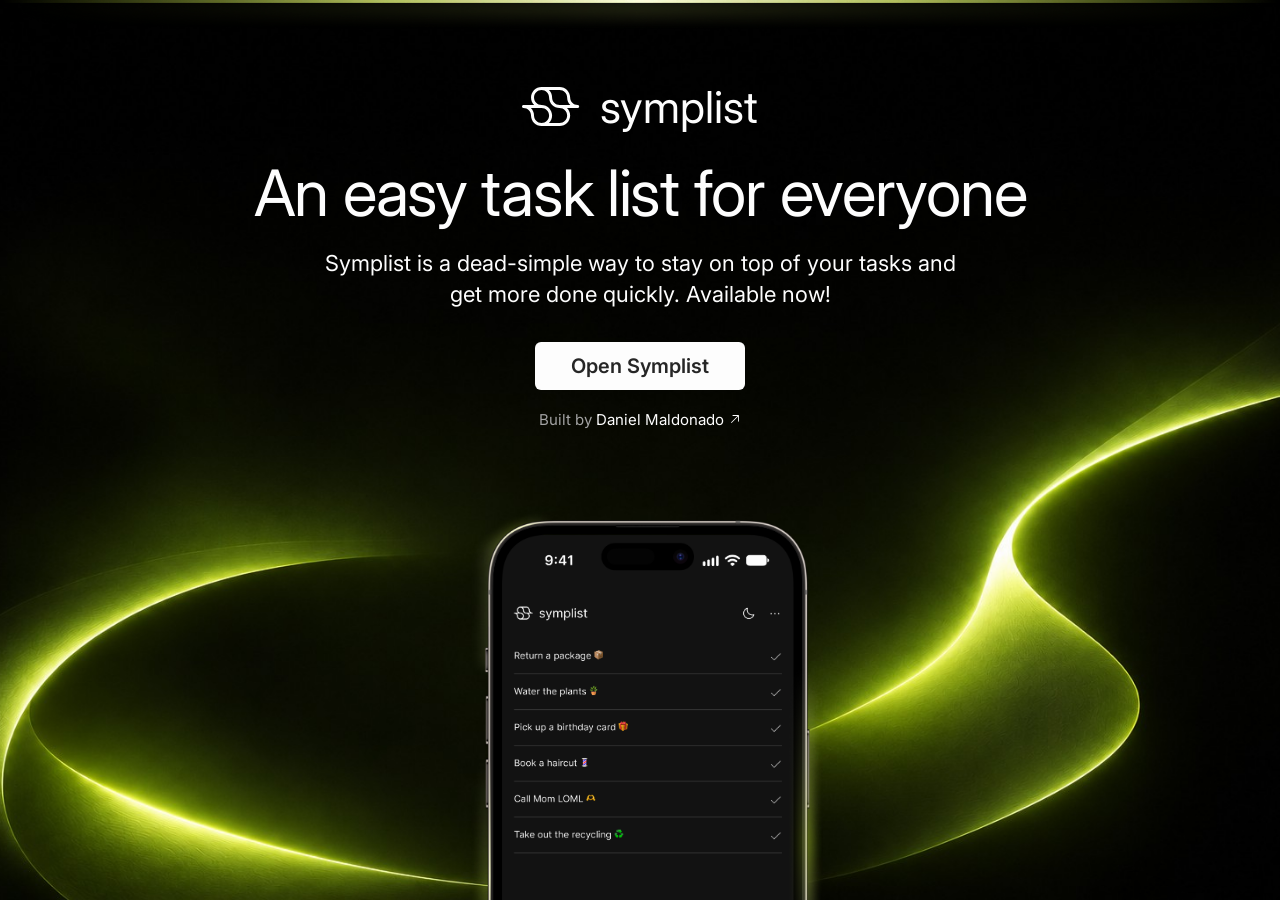
<file: index.html>
<!doctype html>
<html>
<head>
<meta charset="utf-8">
<meta name="viewport" content="width=device-width, initial-scale=1">
<meta name="theme-color" content="#000000">
<meta name="description" content="Symplist is a dead-simple way to stay on top of your tasks and get more done quickly.">
<title>Symplist · An easy task list for everyone</title>

<!-- Stylesheets -->
<link rel="stylesheet" href="css/lp/lp.css?cv=2026.8">
<link rel="stylesheet" href="https://fonts.googleapis.com/css2?family=Inter:wght@400;600&display=swap">

<!-- Icons -->
<link rel="icon" href="imgs/favicons/favicon.svg" type="image/svg+xml">
<link rel="icon" href="imgs/favicons/favicon-32.png" sizes="32x32">
<link rel="apple-touch-icon" href="imgs/app-icons/apple-touch-icon.png?v=2026.1">
<link rel="manifest" href="imgs/app-icons/manifest.json?v=2026.2">

<!-- Add to Home Screen: open full screen, like an app -->
<meta name="apple-mobile-web-app-capable" content="yes">
<meta name="mobile-web-app-capable" content="yes">
<meta name="apple-mobile-web-app-title" content="Symplist">

<!-- Opened from the Home Screen: skip the landing page, go straight to the list -->
<script>
if (navigator.standalone || matchMedia("(display-mode: standalone)").matches) {
	location.replace("symplist.html");
}
</script>

<!-- Link previews (iMessage, Slack, LinkedIn, X) -->
<meta property="og:site_name" content="Symplist">
<meta property="og:url" content="https://danielmdesigns.github.io/symplist/">
<meta property="og:title" content="Symplist · An easy task list for everyone">
<meta property="og:description" content="A dead-simple way to stay on top of your tasks and get more done quickly.">
<meta property="og:image" content="https://danielmdesigns.github.io/symplist/imgs/seo/symplist-share.jpg">
<meta name="twitter:card" content="summary_large_image">
<meta name="twitter:site" content="@danielmdesigns">
</head>
<body>

<main class="hero">
  <p class="brand">
    <svg viewBox="0 0 77 53" fill="currentColor" aria-hidden="true"><path d="M50.36 24.173C44.806 24.173 40.288 19.654 40.288 14.101C40.288 10.158 38.659 6.59002 36.042 4.02902H50.36C55.914 4.02902 60.432 8.54701 60.432 14.101C60.432 18.043 62.057 21.611 64.674 24.173H50.36ZM60.432 38.273C60.432 43.827 55.914 48.345 50.36 48.345H36.042C38.659 45.784 40.288 42.216 40.288 38.273C40.288 30.498 33.962 24.173 26.187 24.173C20.634 24.173 16.115 19.654 16.115 14.101C16.115 8.54701 20.634 4.02902 26.187 4.02902C31.741 4.02902 36.259 8.54701 36.259 14.101C36.259 21.876 42.585 28.202 50.36 28.202C55.914 28.202 60.432 32.72 60.432 38.273ZM16.115 38.273C16.115 34.332 14.49 30.763 11.874 28.202H26.187C31.741 28.202 36.259 32.72 36.259 38.273C36.259 43.827 31.741 48.345 26.187 48.345C20.634 48.345 16.115 43.827 16.115 38.273ZM74.533 24.173C68.979 24.173 64.461 19.654 64.461 14.101C64.461 6.32601 58.135 0 50.36 0H26.187C18.412 0 12.087 6.32601 12.087 14.101C12.087 18.043 13.715 21.611 16.332 24.173H2.01501C0.902015 24.173 0 25.075 0 26.187C0 27.3 0.902015 28.202 2.01501 28.202C7.56801 28.202 12.087 32.72 12.087 38.273C12.087 46.049 18.412 52.374 26.187 52.374H50.36C58.135 52.374 64.461 46.049 64.461 38.273C64.461 34.331 62.832 30.763 60.215 28.202H74.533C75.645 28.202 76.547 27.3 76.547 26.187C76.547 25.075 75.645 24.173 74.533 24.173Z"/></svg>symplist
  </p>
  <h1>An easy task list for everyone</h1>
  <p class="intro">Symplist is a dead-simple way to stay on top of your tasks and get more done quickly. Available now!</p>
  <a class="button" href="symplist.html">Open Symplist</a>
  <p class="credit">Built by <a href="https://www.danielmdesigns.com/" target="_blank">Daniel Maldonado <svg width="14" height="14" viewBox="0 0 256 256" fill="currentColor"><path d="M200,64V168a8,8,0,0,1-16,0V83.31L69.66,197.66a8,8,0,0,1-11.32-11.32L172.69,72H88a8,8,0,0,1,0-16H192A8,8,0,0,1,200,64Z"/></svg></a></p>
  <img class="phone" src="imgs/landing/phone.png" alt="Symplist on an iPhone, showing a short to-do list">
</main>

</body>
</html>
</file>
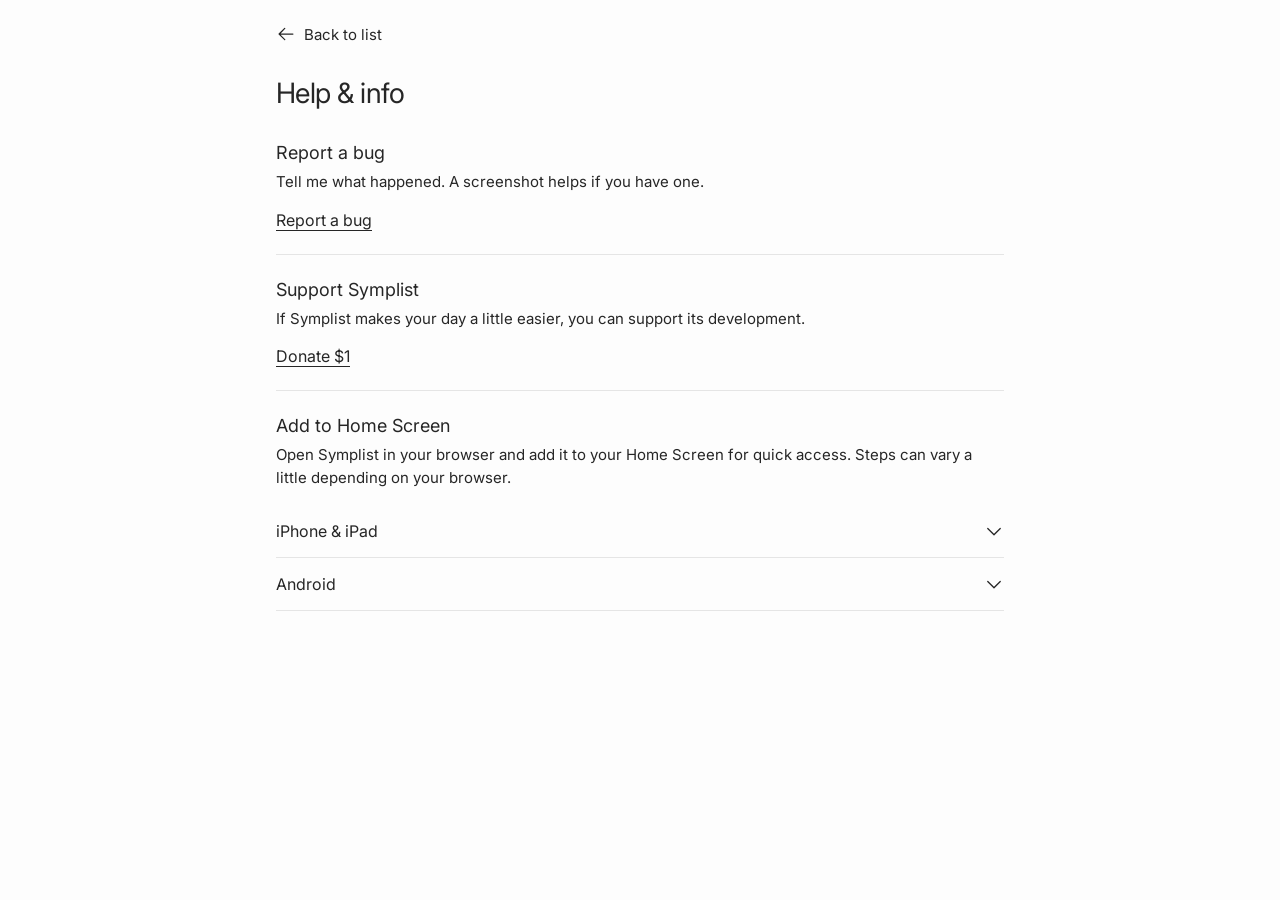
<file: help.html>
<!doctype html>
<html>
<head>
<meta charset="utf-8">
<meta name="viewport" content="width=device-width, initial-scale=1">
<meta name="description" content="Help and info for Symplist: report a bug, support the app, and add it to your Home Screen.">

<!-- Stylesheets -->
<link rel="stylesheet" href="css/app/app.css?cv=2026.18">
<link rel="stylesheet" href="https://fonts.googleapis.com/css2?family=Inter:wght@400;600&display=swap">

<!-- Icons -->
<link rel="icon" href="imgs/favicons/favicon.svg" type="image/svg+xml">
<link rel="icon" href="imgs/favicons/favicon-32.png" sizes="32x32">
<link rel="apple-touch-icon" href="imgs/app-icons/apple-touch-icon.png?v=2026.1">
<!-- Theme: saved choice, otherwise follow the device -->
<script>
document.documentElement.dataset.theme = localStorage.getItem("theme") || (matchMedia("(prefers-color-scheme: dark)").matches ? "dark" : "light");
</script>
<title>Help &amp; info · Symplist</title>
</head>
<body>

<a class="back" href="symplist.html">
  <svg width="20" height="20" viewBox="0 0 256 256" fill="currentColor"><path d="M224,128a8,8,0,0,1-8,8H59.31l58.35,58.34a8,8,0,0,1-11.32,11.32l-72-72a8,8,0,0,1,0-11.32l72-72a8,8,0,0,1,11.32,11.32L59.31,120H216A8,8,0,0,1,224,128Z"/></svg>Back to list
</a>

<main class="help">
  <h1>Help &amp; info</h1>

  <section>
    <h2>Report a bug</h2>
    <p>Tell me what happened. A screenshot helps if you have one.</p>
    <a href="mailto:daniel@danielmdesigns.com?subject=Symplist%20bug">Report a bug</a>
  </section>

  <section>
    <h2>Support Symplist</h2>
    <p>If Symplist makes your day a little easier, you can support its development.</p>
    <a href="https://www.paypal.com/donate/?cmd=_s-xclick&amp;hosted_button_id=TTMFMZU5KJHAJ&amp;ssrt=1794681808615" target="_blank">Donate $1</a>
  </section>

  <section>
    <h2>Add to Home Screen</h2>
    <p>Open Symplist in your browser and add it to your Home Screen for quick access. Steps can vary a little depending on your browser.</p>

    <details>
      <summary>iPhone &amp; iPad
        <svg width="20" height="20" viewBox="0 0 256 256" fill="currentColor"><path d="M213.66,101.66l-80,80a8,8,0,0,1-11.32,0l-80-80A8,8,0,0,1,53.66,90.34L128,164.69l74.34-74.35a8,8,0,0,1,11.32,11.32Z"/></svg>
      </summary>
      <ol>
        <li>Open Symplist in Safari or Chrome</li>
        <li>Tap the Share button (the square with an arrow). In Chrome, it’s in the address bar</li>
        <li>Tap “Add to Home Screen”</li>
        <li>Make sure “Open as Web App” is on, then tap “Add”</li>
      </ol>
    </details>

    <details>
      <summary>Android
        <svg width="20" height="20" viewBox="0 0 256 256" fill="currentColor"><path d="M213.66,101.66l-80,80a8,8,0,0,1-11.32,0l-80-80A8,8,0,0,1,53.66,90.34L128,164.69l74.34-74.35a8,8,0,0,1,11.32,11.32Z"/></svg>
      </summary>
      <ol>
        <li>Open Symplist in Chrome or your browser</li>
        <li>Tap the menu button (⋮) in the top right</li>
        <li>Tap “Add to Home screen” or “Install app”</li>
        <li>Tap “Add” or “Install”</li>
      </ol>
    </details>
  </section>
</main>

</body>
</html>
</file>
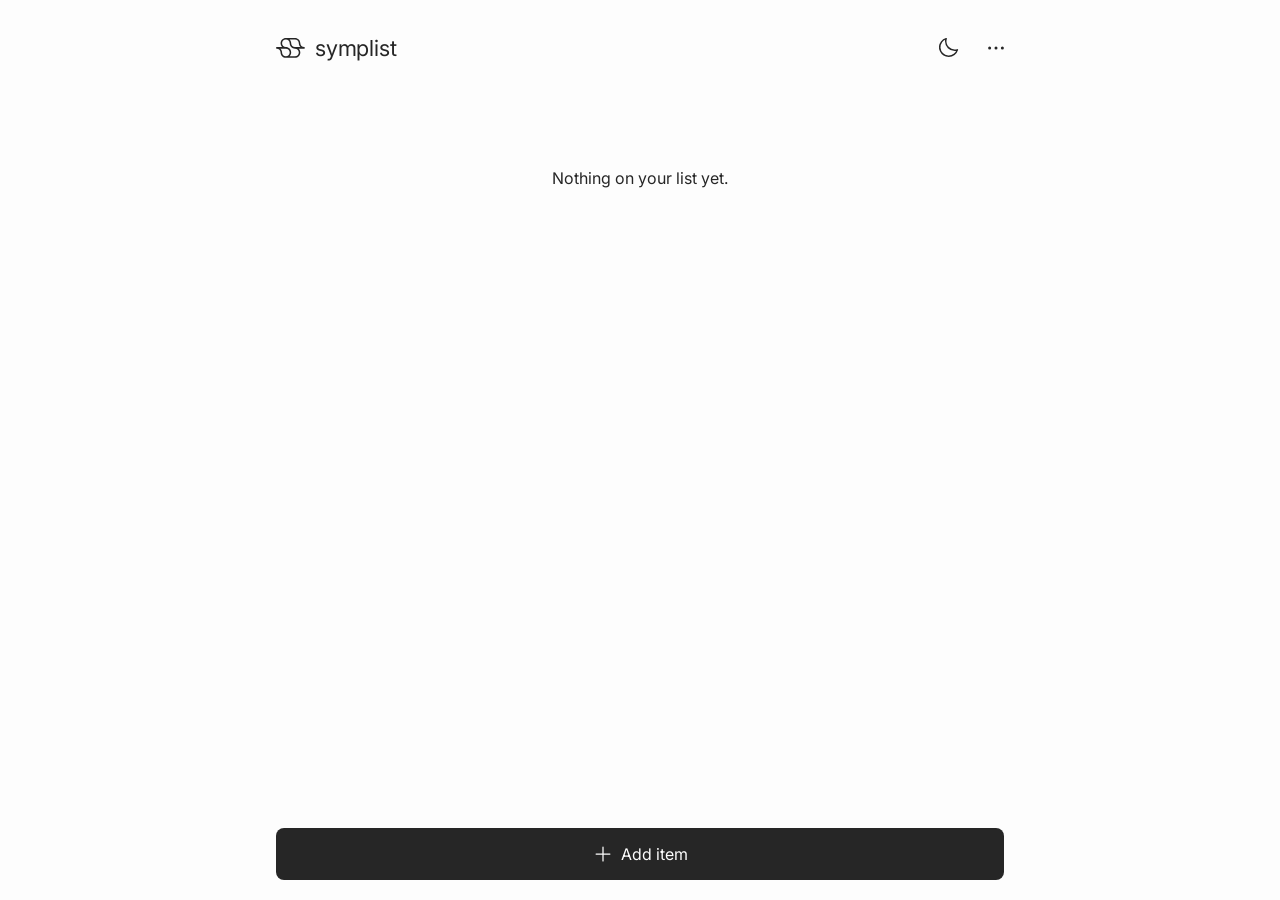
<file: symplist.html>
<!doctype html>
<html>
<head>
<meta charset="utf-8">
<meta name="viewport" content="width=device-width, height=device-height, initial-scale=1.0, maximum-scale=1.0">
<meta name="apple-mobile-web-app-capable" content="yes">
<meta name="mobile-web-app-capable" content="yes">
<meta name="apple-mobile-web-app-status-bar-style" content="default">
<meta name="apple-mobile-web-app-title" content="Symplist">
<meta name="theme-color" content="#FDFDFD" media="(prefers-color-scheme: light)">
<meta name="theme-color" content="#121212" media="(prefers-color-scheme: dark)">
<meta name="description" content="Symplist is a dead-simple way to stay on top of your tasks. Making it perfect for busy people.">

<!-- Stylesheets -->
<link rel="stylesheet" href="css/app/app.css?cv=2026.18">
<link rel="stylesheet" href="https://fonts.googleapis.com/css2?family=Inter:wght@400;600&display=swap">

<!-- Icons -->
<link rel="icon" href="imgs/favicons/favicon.svg" type="image/svg+xml">
<link rel="icon" href="imgs/favicons/favicon-32.png" sizes="32x32">
<link rel="apple-touch-icon" href="imgs/app-icons/apple-touch-icon.png?v=2026.1">
<link rel="manifest" href="imgs/app-icons/manifest.json?v=2026.2">
<!-- Theme: saved choice, otherwise follow the device -->
<script>
document.documentElement.dataset.theme = localStorage.getItem("theme") || (matchMedia("(prefers-color-scheme: dark)").matches ? "dark" : "light");
</script>
<title>Symplist</title>
</head>
<body>

<header>
  <a class="brand" href="https://danielmdesigns.github.io/symplist/">
    <svg class="logo" viewBox="0 0 77 53" fill="currentColor" aria-hidden="true"><path d="M50.36 24.173C44.806 24.173 40.288 19.654 40.288 14.101C40.288 10.158 38.659 6.59002 36.042 4.02902H50.36C55.914 4.02902 60.432 8.54701 60.432 14.101C60.432 18.043 62.057 21.611 64.674 24.173H50.36ZM60.432 38.273C60.432 43.827 55.914 48.345 50.36 48.345H36.042C38.659 45.784 40.288 42.216 40.288 38.273C40.288 30.498 33.962 24.173 26.187 24.173C20.634 24.173 16.115 19.654 16.115 14.101C16.115 8.54701 20.634 4.02902 26.187 4.02902C31.741 4.02902 36.259 8.54701 36.259 14.101C36.259 21.876 42.585 28.202 50.36 28.202C55.914 28.202 60.432 32.72 60.432 38.273ZM16.115 38.273C16.115 34.332 14.49 30.763 11.874 28.202H26.187C31.741 28.202 36.259 32.72 36.259 38.273C36.259 43.827 31.741 48.345 26.187 48.345C20.634 48.345 16.115 43.827 16.115 38.273ZM74.533 24.173C68.979 24.173 64.461 19.654 64.461 14.101C64.461 6.32601 58.135 0 50.36 0H26.187C18.412 0 12.087 6.32601 12.087 14.101C12.087 18.043 13.715 21.611 16.332 24.173H2.01501C0.902015 24.173 0 25.075 0 26.187C0 27.3 0.902015 28.202 2.01501 28.202C7.56801 28.202 12.087 32.72 12.087 38.273C12.087 46.049 18.412 52.374 26.187 52.374H50.36C58.135 52.374 64.461 46.049 64.461 38.273C64.461 34.331 62.832 30.763 60.215 28.202H74.533C75.645 28.202 76.547 27.3 76.547 26.187C76.547 25.075 75.645 24.173 74.533 24.173Z"/></svg>symplist
  </a>
  <button id="js-theme" class="theme-toggle" aria-label="Switch light or dark mode">
    <svg class="icon-moon" width="24" height="24" viewBox="0 0 256 256" fill="currentColor"><path d="M233.54,142.23a8,8,0,0,0-8-2,88.08,88.08,0,0,1-109.8-109.8,8,8,0,0,0-10-10,104.84,104.84,0,0,0-52.91,37A104,104,0,0,0,136,224a103.09,103.09,0,0,0,62.52-20.88,104.84,104.84,0,0,0,37-52.91A8,8,0,0,0,233.54,142.23ZM188.9,190.34A88,88,0,0,1,65.66,67.11a89,89,0,0,1,31.4-26A106,106,0,0,0,96,56,104.11,104.11,0,0,0,200,160a106,106,0,0,0,14.92-1.06A89,89,0,0,1,188.9,190.34Z"/></svg>
    <svg class="icon-sun" width="24" height="24" viewBox="0 0 256 256" fill="currentColor"><path d="M120,40V16a8,8,0,0,1,16,0V40a8,8,0,0,1-16,0Zm72,88a64,64,0,1,1-64-64A64.07,64.07,0,0,1,192,128Zm-16,0a48,48,0,1,0-48,48A48.05,48.05,0,0,0,176,128ZM58.34,69.66A8,8,0,0,0,69.66,58.34l-16-16A8,8,0,0,0,42.34,53.66Zm0,116.68-16,16a8,8,0,0,0,11.32,11.32l16-16a8,8,0,0,0-11.32-11.32ZM192,72a8,8,0,0,0,5.66-2.34l16-16a8,8,0,0,0-11.32-11.32l-16,16A8,8,0,0,0,192,72Zm5.66,114.34a8,8,0,0,0-11.32,11.32l16,16a8,8,0,0,0,11.32-11.32ZM48,128a8,8,0,0,0-8-8H16a8,8,0,0,0,0,16H40A8,8,0,0,0,48,128Zm80,80a8,8,0,0,0-8,8v24a8,8,0,0,0,16,0V216A8,8,0,0,0,128,208Zm112-88H216a8,8,0,0,0,0,16h24a8,8,0,0,0,0-16Z"/></svg>
  </button>
  <button class="nav-toggle" aria-label="Menu">
    <svg width="24" height="24" viewBox="0 0 256 256" fill="currentColor"><path d="M144,128a16,16,0,1,1-16-16A16,16,0,0,1,144,128ZM60,112a16,16,0,1,0,16,16A16,16,0,0,0,60,112Zm136,0a16,16,0,1,0,16,16A16,16,0,0,0,196,112Z"/></svg>
  </button>
  <nav role="navigation">
    <button id="js-new-list">New list</button>
    <button id="js-rename">Edit list name</button>
    <button id="js-delete" class="danger">Delete list</button>
    <hr>
    <a href="help.html">Help &amp; info</a>
    <a href="https://danielmdesigns.github.io/symplist/" target="_blank">Homepage <svg width="16" height="16" viewBox="0 0 256 256" fill="currentColor"><path d="M200,64V168a8,8,0,0,1-16,0V83.31L69.66,197.66a8,8,0,0,1-11.32-11.32L172.69,72H88a8,8,0,0,1,0-16H192A8,8,0,0,1,200,64Z"/></svg></a>
    <a href="https://danielmdesigns.com/" target="_blank">Developer <svg width="16" height="16" viewBox="0 0 256 256" fill="currentColor"><path d="M200,64V168a8,8,0,0,1-16,0V83.31L69.66,197.66a8,8,0,0,1-11.32-11.32L172.69,72H88a8,8,0,0,1,0-16H192A8,8,0,0,1,200,64Z"/></svg></a>
  </nav>
</header>

<form id="form" action="#">
  <p class="emptyState">Nothing on your list yet.</p>
  <ul id="list"></ul>
</form>

<footer class="toolbar">
  <div id="js-banner" class="banner">
    <svg width="20" height="20" aria-hidden="true" viewBox="0 0 256 256" fill="currentColor"><path d="M176,16H80A24,24,0,0,0,56,40V216a24,24,0,0,0,24,24h96a24,24,0,0,0,24-24V40A24,24,0,0,0,176,16ZM72,64H184V192H72Zm8-32h96a8,8,0,0,1,8,8v8H72V40A8,8,0,0,1,80,32Zm96,192H80a8,8,0,0,1-8-8v-8H184v8A8,8,0,0,1,176,224Z"/></svg>
    <span class="banner__text">Use Symplist like an app</span>
    <button id="btnHow" class="banner__btn">How</button>
    <button id="btnBannerClose" class="banner__close" aria-label="Dismiss">
      <svg width="16" height="16" viewBox="0 0 256 256" fill="currentColor"><path d="M205.66,194.34a8,8,0,0,1-11.32,11.32L128,139.31,61.66,205.66a8,8,0,0,1-11.32-11.32L116.69,128,50.34,61.66A8,8,0,0,1,61.66,50.34L128,116.69l66.34-66.35a8,8,0,0,1,11.32,11.32L139.31,128Z"/></svg>
    </button>
  </div>
  <div id="js-undo" class="undo">
    <span class="undo__text"></span>
    <button class="undo__btn">Undo</button>
  </div>
  <button id="js-add" class="add-item">
    <svg width="20" height="20" viewBox="0 0 256 256" fill="currentColor"><path d="M224,128a8,8,0,0,1-8,8H136v80a8,8,0,0,1-16,0V136H40a8,8,0,0,1,0-16h80V40a8,8,0,0,1,16,0v80h80A8,8,0,0,1,224,128Z"/></svg>Add item
  </button>
  <div class="tabs">
    <div id="js-tabs" class="tabs__list"></div>
    <button class="tabs__new" aria-label="New list">
      <svg width="16" height="16" viewBox="0 0 256 256" fill="currentColor"><path d="M224,128a8,8,0,0,1-8,8H136v80a8,8,0,0,1-16,0V136H40a8,8,0,0,1,0-16h80V40a8,8,0,0,1,16,0v80h80A8,8,0,0,1,224,128Z"/></svg>
    </button>
  </div>
</footer>

<!-- Add Item -->
<div id="js-modal" class="modal">
  <div class="modal__container">
    <h4 class="modal__title">Add item</h4>
    <input type="text" name="input" placeholder="Item name">
    <div class="modal__actions">
      <button id="btnCancel" class="btn-cancel">Cancel</button>
      <button id="btnAdd" class="btn-add">Add</button>
    </div>
  </div>
</div>

<!-- Delete List -->
<div id="js-confirm" class="modal">
  <div class="modal__container">
    <h4 class="modal__title">Delete list?</h4>
    <p class="modal__text">Its items will be removed too.</p>
    <div class="modal__actions">
      <button id="btnKeep" class="btn-cancel">Cancel</button>
      <button id="btnDelete" class="btn-add btn-danger">Delete</button>
    </div>
  </div>
</div>

<!-- Add to Home Screen Steps (opened from the banner) -->
<div id="js-homescreen" class="modal">
  <div class="modal__container">
    <h4 class="modal__title">Add Symplist to your Home Screen</h4>
    <p class="modal__text">It opens full screen, just like an app.</p>
    <p class="modal__steps homescreen-ios">Tap <svg width="18" height="18" aria-label="Share" viewBox="0 0 256 256" fill="currentColor"><path d="M216,112v96a16,16,0,0,1-16,16H56a16,16,0,0,1-16-16V112A16,16,0,0,1,56,96H80a8,8,0,0,1,0,16H56v96H200V112H176a8,8,0,0,1,0-16h24A16,16,0,0,1,216,112ZM93.66,69.66,120,43.31V136a8,8,0,0,0,16,0V43.31l26.34,26.35a8,8,0,0,0,11.32-11.32l-40-40a8,8,0,0,0-11.32,0l-40,40A8,8,0,0,0,93.66,69.66Z"/></svg> Share, then <strong>Add to Home Screen</strong>.</p>
    <p class="modal__steps homescreen-android">Tap the menu ⋮, then <strong>Add to Home screen</strong>.</p>
    <div class="modal__actions">
      <button id="btnNever" class="btn-cancel btn-never">Don’t remind me</button>
      <button id="btnGotIt" class="btn-add">Got it</button>
    </div>
  </div>
</div>

<!-- Javascript Support -->
<script src="https://cdnjs.cloudflare.com/ajax/libs/jquery/2.1.3/jquery.min.js"></script>
<script src="js/javascript-app.js?cv=2026.21"></script>
</body>
</html>
</file>
<file: css/lp/lp.css>
/* SYMPLIST LANDING PAGE (DARK ONLY) */

/* COLORS */
:root {
    --bg: #000000;
    --text: #FDFDFD;
    --text-muted: #A3A3A3;
    --button-text: #262626
}

* {
    margin: 0;
    padding: 0;
    box-sizing: border-box
}

/* NO RUBBER-BAND BOUNCE PAST THE EDGES */
html {
    overscroll-behavior: none
}

body {
    font-family: "Inter", "Helvetica Neue", Helvetica, Arial, system-ui, sans-serif;
    color: var(--text);
    background-color: var(--bg);
    -webkit-font-smoothing: antialiased;
    -moz-osx-font-smoothing: grayscale
}

/* EXACTLY ONE SCREEN TALL, PHONE IS CROPPED BY THE BOTTOM EDGE */
.hero {
    display: flex;
    flex-direction: column;
    align-items: center;
    height: 100vh;
    height: 100svh;
    min-height: 30rem;
    padding: clamp(2.5rem, 8vw, 5rem) 1.25rem 0;
    overflow: hidden;
    text-align: center;
    background:
        url("../../imgs/landing/top-glow.webp") center top / 100% 2rem no-repeat,
        url("../../imgs/landing/background.jpg") center bottom / cover no-repeat
}

.brand {
    display: flex;
    align-items: center;
    gap: 1.25rem;
    font-size: clamp(2rem, 5vw, 2.75rem)
}

.brand svg {
    width: auto;
    height: .9em
}

h1 {
    max-width: 14em;
    margin-top: clamp(1rem, 3vw, 1.5rem);
    font-size: clamp(2.5rem, 7vw, 4rem);
    font-weight: 400;
    line-height: 1.1;
    letter-spacing: -.02em
}

.intro {
    max-width: 30em;
    margin-top: 1.25rem;
    font-size: clamp(1.0625rem, 2vw, 1.375rem);
    line-height: 1.4
}

.button {
    margin-top: clamp(1.5rem, 4vw, 2rem);
    padding: .75rem 2.25rem;
    font-size: 1.25rem;
    font-weight: 600;
    text-decoration: none;
    color: var(--button-text);
    background-color: var(--text);
    border-radius: .375rem;
    transition: opacity 200ms
}

.button:hover {
    opacity: .9
}

.credit {
    margin-top: 1.25rem;
    font-size: .9375rem;
    color: var(--text-muted)
}

.credit a {
    display: inline-flex;
    align-items: center;
    gap: .25rem;
    color: var(--text);
    text-decoration: none;
    transition: opacity 200ms
}

.credit a:hover {
    opacity: .8
}

.phone {
    display: block;
    flex: none;
    width: min(23rem, 85vw);
    margin-top: auto;
    padding-top: clamp(2rem, 6vw, 4rem)
}
</file>
<file: css/app/app.css>
/* COLORS */
:root {
    --bg: #FDFDFD;
    --surface: #FDFDFD;
    --text: #262626;
    --text-muted: #737373;
    --line: #E5E5E5;
    --hover: #F5F5F5;
    --scrim: rgba(38, 38, 38, 0.4);
    --danger: #C4271C;
    --column: 48rem;
    --speed: 200ms;
    --ease: cubic-bezier(.2, .8, .2, 1)
}

/* DARK MODE */
:root[data-theme="dark"] {
    --bg: #121212;
    --surface: #262626;
    --text: #FDFDFD;
    --text-muted: #A3A3A3;
    --line: #363636;
    --hover: #363636;
    --scrim: rgba(0, 0, 0, 0.6);
    --danger: #FF8A80;
    color-scheme: dark
}

* {
    margin: 0;
    padding: 0;
    list-style: none;
    text-decoration: none
}

/* ONE CENTERED COLUMN, WIDTH-LIMITED ON DESKTOP */
body {
    max-width: var(--column);
    margin: 0 auto;
    font-family: "Inter", "Helvetica Neue", Helvetica, Arial, system-ui, sans-serif;
    font-weight: 400;
    color: var(--text);
    background-color: var(--bg);
    -webkit-font-smoothing: antialiased;
    -moz-osx-font-smoothing: grayscale
}

/* HEADER */
header {
    position: relative;
    display: flex;
    align-items: center;
    justify-content: space-between;
    padding: 1.5rem 1.25rem 1rem
}

.brand {
    display: flex;
    align-items: center;
    gap: .625rem;
    font-size: 1.375rem;
    letter-spacing: -.01em;
    color: var(--text)
}

.logo {
    width: auto;
    height: 1.25rem
}

.theme-toggle {
    display: flex;
    margin-left: auto;
    padding: .75rem;
    color: var(--text)
}

.icon-sun,
[data-theme="dark"] .icon-moon {
    display: none
}

[data-theme="dark"] .icon-sun {
    display: block
}

.nav-toggle {
    display: flex;
    margin-right: -1rem;
    padding: .75rem;
    color: var(--text)
}

/* MENU */
nav {
    visibility: hidden;
    opacity: 0;
    transform: translateY(-.25rem);
    transition: opacity var(--speed) var(--ease), transform var(--speed) var(--ease), visibility var(--speed);
    position: absolute;
    z-index: 10;
    top: 4rem;
    right: 1.25rem;
    min-width: 12rem;
    padding: .5rem 0;
    border: 1px solid var(--line);
    border-radius: .75rem;
    background-color: var(--surface);
    box-shadow: 0 .5rem 1.5rem rgba(38, 38, 38, .12)
}

nav.open {
    visibility: visible;
    opacity: 1;
    transform: none
}

nav .danger {
    color: var(--danger)
}

nav a,
nav button {
    display: flex;
    box-sizing: border-box;
    width: 100%;
    align-items: center;
    gap: .375rem;
    padding: .625rem 1.25rem;
    font-size: .9375rem;
    color: var(--text)
}

nav hr {
    margin: .5rem 1.25rem;
    border: none;
    border-top: 1px solid var(--line)
}

/* LIST */
ul#list {
    margin: 0 1.25rem 10rem
}

#list li {
    display: flex;
    align-items: center;
    justify-content: space-between;
    gap: 1rem;
    padding: 1.125rem 0;
    font-size: 1rem;
    overflow-wrap: anywhere;
    cursor: pointer;
    color: var(--text);
    border-bottom: 1px solid var(--line)
}

#list li:after {
    content: "";
    flex: none;
    width: 1rem;
    height: 1rem;
    background-color: var(--text-muted);
    transition: background-color var(--speed);
    -webkit-mask: url("../../imgs/icons/check.svg") center / contain no-repeat;
    mask: url("../../imgs/icons/check.svg") center / contain no-repeat
}

#list li.is-new {
    animation: rise var(--speed) var(--ease)
}

.emptyState {
    margin: 5rem 1.25rem 0;
    font-size: 1rem;
    text-align: center;
    color: var(--text)
}

/* UNDO AND HOME SCREEN BANNER (SAME SPOT ABOVE ADD ITEM) */
.undo,
.banner {
    display: flex;
    align-items: center;
    justify-content: space-between;
    gap: 1rem;
    position: absolute;
    right: 1.25rem;
    bottom: 100%;
    left: 1.25rem;
    padding: .875rem 1.25rem;
    font-size: .9375rem;
    color: var(--text);
    border: 1px solid var(--line);
    border-radius: .5rem;
    background-color: var(--surface);
    box-shadow: 0 .5rem 1.5rem rgba(38, 38, 38, .12);
    animation: rise var(--speed) var(--ease)
}

.undo__text {
    overflow: hidden;
    white-space: nowrap;
    text-overflow: ellipsis
}

.banner {
    justify-content: flex-start;
    gap: .75rem;
    padding: .625rem .75rem .625rem 1rem
}

.banner__text {
    flex: 1;
    min-width: 0;
    overflow: hidden;
    white-space: nowrap;
    text-overflow: ellipsis
}

.banner__btn {
    padding: .375rem .875rem;
    font-size: .875rem;
    font-weight: 600;
    border-radius: 999px;
    background-color: var(--hover)
}

.banner__close {
    display: flex;
    padding: .25rem;
    color: var(--text-muted)
}

.undo__btn {
    text-decoration: underline;
    text-underline-offset: .25rem
}

/* ADD ITEM */
.toolbar {
    position: fixed;
    right: 0;
    bottom: 0;
    left: 0;
    box-sizing: border-box;
    max-width: var(--column);
    margin: 0 auto;
    padding: 1rem 1.25rem 1.25rem;
    background-color: var(--bg)
}

.add-item {
    display: flex;
    align-items: center;
    justify-content: center;
    gap: .5rem;
    width: 100%;
    padding: 1rem;
    font-size: 1rem;
    color: var(--bg);
    background-color: var(--text);
    border-radius: .5rem
}

.add-item {
    transition: opacity var(--speed), transform var(--speed)
}

.add-item:active {
    transform: scale(.98)
}

/* TABS */
.tabs {
    display: flex;
    align-items: center;
    gap: 1rem;
    margin-top: .75rem
}

.tabs__list {
    display: flex;
    flex: 1;
    gap: 2rem;
    overflow-x: auto;
    scrollbar-width: none
}

.tabs__list::-webkit-scrollbar {
    display: none
}

.tabs__list button {
    flex: none;
    max-width: 12rem;
    padding: .75rem 0 .5rem;
    overflow: hidden;
    font-size: .75rem;
    letter-spacing: .15em;
    text-transform: uppercase;
    white-space: nowrap;
    text-overflow: ellipsis;
    color: var(--text-muted);
    border-bottom: 2px solid transparent;
    transition: color var(--speed), border-color var(--speed)
}

.tabs__list button.is-active {
    color: var(--text);
    border-bottom-color: var(--text)
}

.tabs__new {
    display: flex;
    margin-right: -.5rem;
    padding: .5rem;
    color: var(--text-muted);
    transition: color var(--speed)
}


/* DIALOG (SITS HIGH SO THE PHONE KEYBOARD NEVER COVERS THE BUTTONS) */
.modal {
    position: fixed;
    z-index: 20;
    top: 0;
    right: 0;
    bottom: 0;
    left: 0;
    display: flex;
    align-items: flex-start;
    justify-content: center;
    padding: 6rem 1.25rem 1.25rem;
    background-color: var(--scrim)
}

.modal__container {
    box-sizing: border-box;
    width: 100%;
    max-width: 24rem;
    padding: 1.5rem;
    border-radius: .75rem;
    background-color: var(--surface);
    animation: pop var(--speed) var(--ease)
}

.modal__title {
    margin-bottom: 1.25rem;
    font-size: 1.125rem;
    font-weight: 600;
    text-align: center;
    color: var(--text)
}

.modal__text {
    margin-top: -.5rem;
    text-align: center;
    color: var(--text-muted)
}

.modal__steps {
    margin-top: 1rem;
    line-height: 1.5;
    text-align: center
}

.modal__steps svg {
    vertical-align: -.2em
}

.modal__steps strong {
    font-weight: 600
}

.modal input {
    box-sizing: border-box;
    width: 100%;
    padding: .75rem 1rem;
    font: inherit;
    font-size: 1rem;
    color: var(--text);
    border: 1px solid var(--text-muted);
    border-radius: .5rem;
    outline: none;
    background-color: var(--surface);
    -webkit-appearance: none
}

.modal input:focus {
    border-color: var(--text)
}

.modal input::placeholder {
    color: var(--text-muted)
}

.modal__actions {
    display: flex;
    flex-wrap: wrap;
    justify-content: flex-end;
    gap: .5rem;
    margin-top: 1.25rem
}

.btn-cancel,
.btn-add {
    padding: .625rem 1.25rem;
    font-size: .9375rem;
    border-radius: .5rem
}

.btn-add {
    color: var(--bg);
    background-color: var(--text)
}

.btn-never {
    margin-right: auto;
    padding-left: 0;
    color: var(--text-muted)
}

.btn-danger {
    background-color: var(--danger)
}

input:placeholder-shown ~ .modal__actions .btn-add {
    opacity: .4;
    pointer-events: none
}

/* BUTTONS */
button {
    font: inherit;
    color: inherit;
    cursor: pointer;
    border: none;
    background: none
}

/* HELP & INFO */
.back {
    display: inline-flex;
    align-items: center;
    gap: .5rem;
    padding: 1.5rem 1.25rem .5rem;
    font-size: .9375rem;
    color: var(--text)
}

.help {
    margin: 0 1.25rem 3rem
}

.help h1 {
    margin: 1.5rem 0 .5rem;
    font-size: 1.75rem;
    font-weight: 400;
    letter-spacing: -.02em
}

.help section {
    padding: 1.5rem 0;
    border-bottom: 1px solid var(--line)
}

.help section:last-child {
    border-bottom: none
}

.help h2 {
    margin-bottom: .5rem;
    font-size: 1.125rem;
    font-weight: 400
}

.help p {
    margin-bottom: 1rem;
    font-size: .9375rem;
    line-height: 1.5
}

.help section > a {
    text-decoration: underline;
    text-underline-offset: .25rem;
    color: var(--text)
}

.help details {
    border-bottom: 1px solid var(--line)
}

.help summary {
    display: flex;
    align-items: center;
    justify-content: space-between;
    padding: 1rem 0;
    font-size: 1rem;
    cursor: pointer;
    list-style: none
}

.help summary::-webkit-details-marker {
    display: none
}

.help details[open] summary svg {
    transform: rotate(180deg)
}

.help ol {
    padding: 0 0 1rem 1.25rem
}

.help ol li {
    list-style: decimal;
    line-height: 1.6
}

/* HOVER (DESKTOP ONLY, SO TAPS DON'T LEAVE STICKY STATES ON PHONES) */
@media (hover: hover) {
    nav a:hover,
    nav button:hover {
        background-color: var(--hover)
    }

    #list li:hover:after {
        background-color: var(--text)
    }

    .add-item:hover {
        opacity: .9
    }

    .tabs__list button:hover,
    .tabs__new:hover {
        color: var(--text)
    }
}

/* MOTION */
@keyframes rise {
    from { opacity: 0; transform: translateY(.5rem) }
}

@keyframes pop {
    from { opacity: 0; transform: scale(.96) }
}

/* NO MOTION IF THE DEVICE ASKS FOR REDUCED MOTION */
@media (prefers-reduced-motion: reduce) {
    *,
    ::view-transition-group(*),
    ::view-transition-old(*),
    ::view-transition-new(*) {
        animation: none !important;
        transition: none !important
    }
}
</file>
